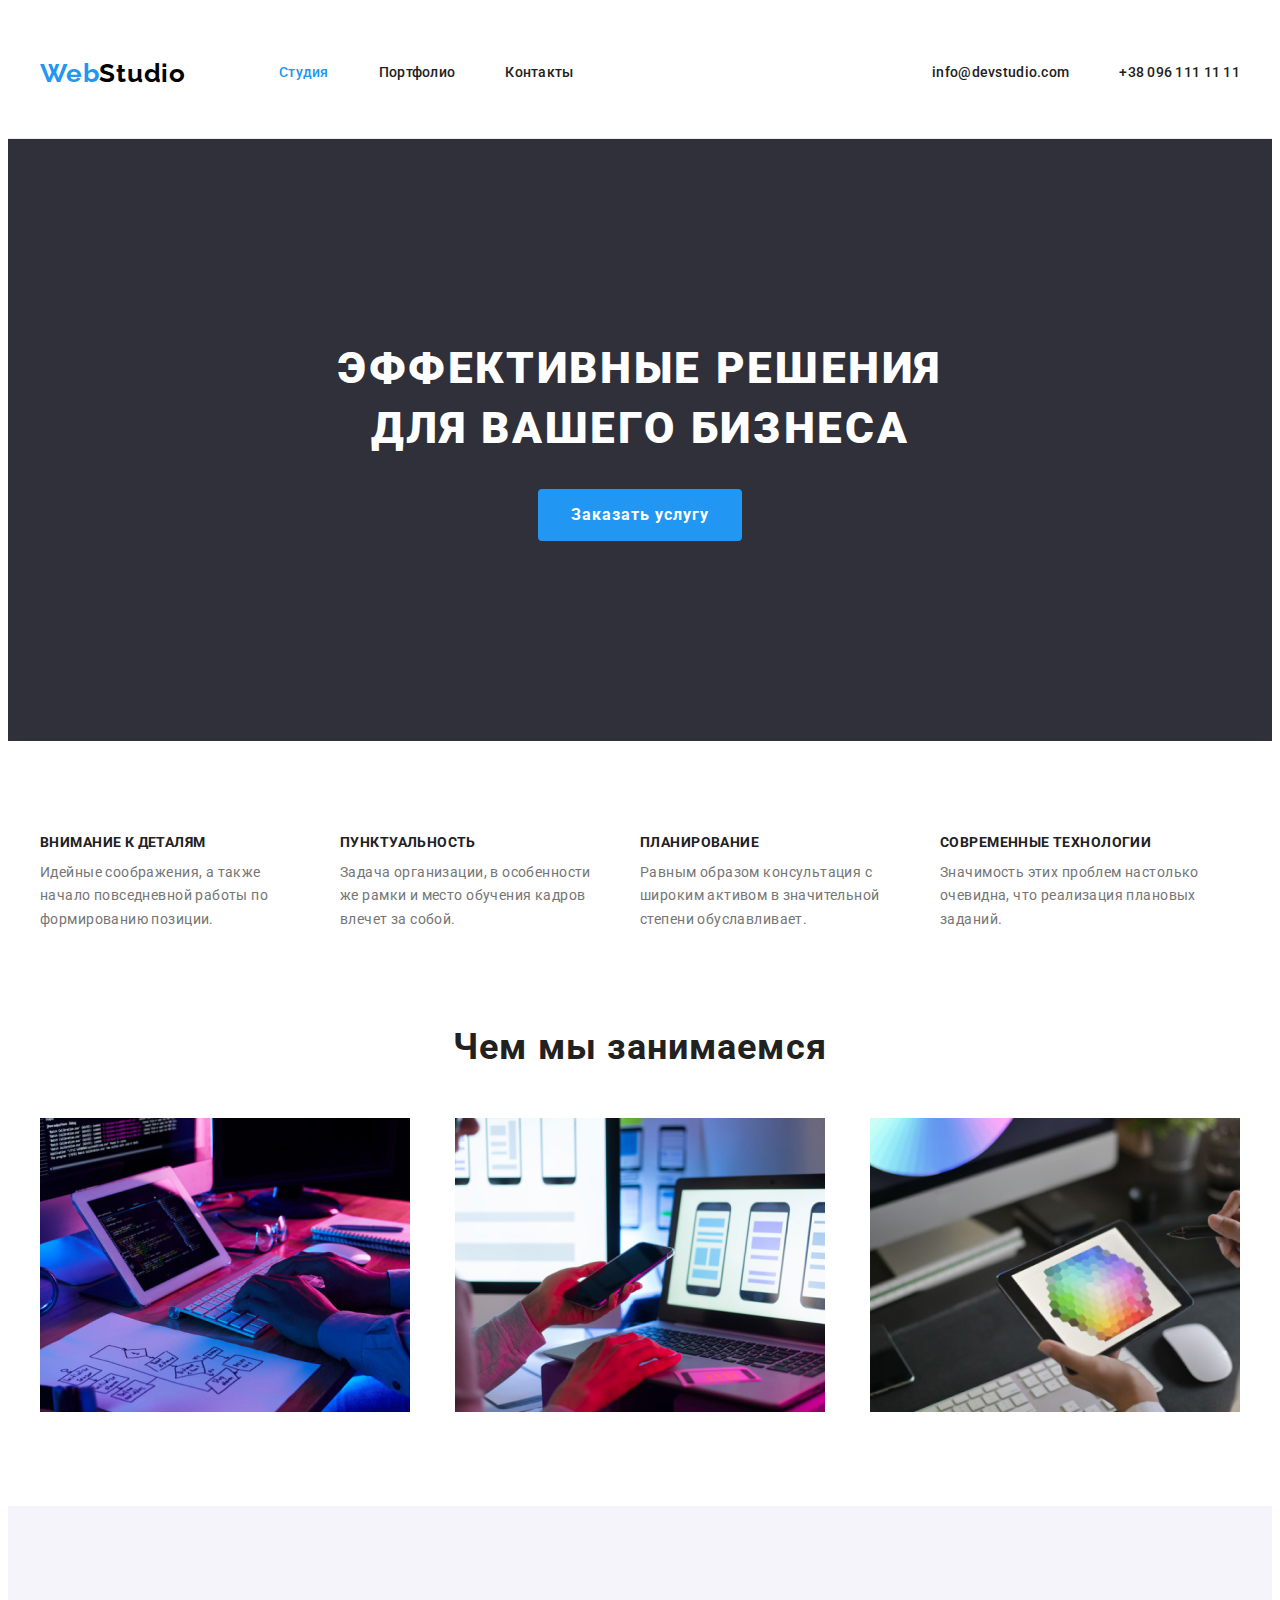
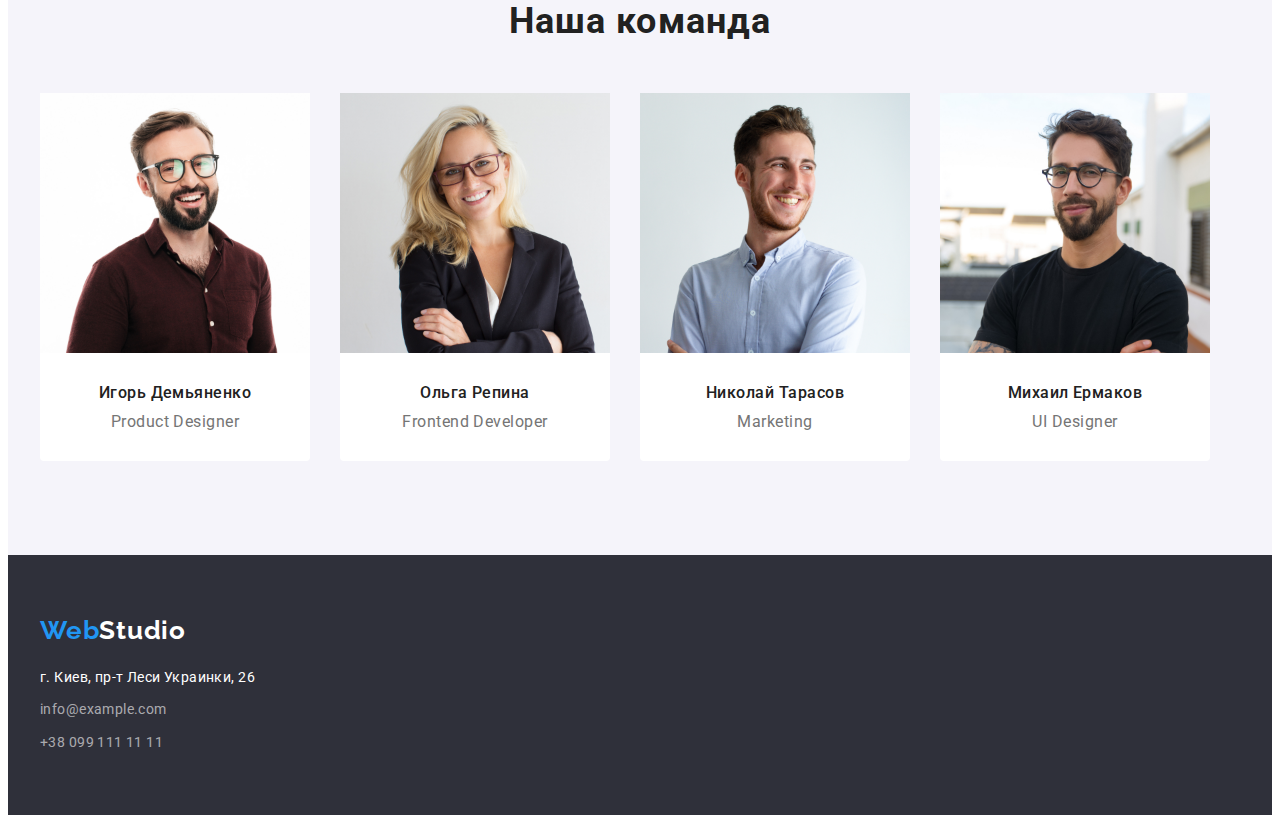
<file: index.html>
<!DOCTYPE html>
<html lang="ru">
  <head>
    <meta charset="UTF-8"/>
    <meta name="viewport" content="width=device-width, initial-scale=1.0"/>
    <title lang="ru">Web Studio</title>
    <link rel="stylesheet" href="https://cdnjs.cloudflare.com/ajax/libs/modern-normalize/1.0.0/modern-normalize.min.css" integrity="sha512-ISS7cAi1PEhQ8jnbJpJZMd29NlhNj4AWYyLOSp2CE/CsHxTCu+r+t0D2yoJudVrd0/8fTVPUVDzY5Tvli75u/g==" crossorigin="anonymous" />
    <link rel="preconnect" href="https://fonts.gstatic.com">
    <link href="https://fonts.googleapis.com/css2?family=Raleway:wght@700&family=Roboto:wght@400;500;700;900&display=swap" rel="stylesheet">
    <link rel="stylesheet" href="./css/style.css"/>
  </head>
  <body>

      <!-- Header -->
    <header class="page-header">
      <div class="container">
        <nav class="nav">
          <a class="logo" href="./index.html"><span>Web</span>Studio</a>
          <ul class="nav-menu">
            <li class="item"><a class="link current" href="./index.html" title="Студия">Студия</a></li>
            <li class="item"><a class="link" href="./portfolio.html" title="Портфолио">Портфолио</a></li>
            <li class="item"><a class="link" href="" title="Контакты">Контакты</a></li>
          </ul>
        </nav>      
        <ul class="header-address">
          <li class="address-item">
            <a class="link" href="mailto:info@devstudio.com" title="info@devstudio.com">info@devstudio.com</a>
          </li>
          <li class="address-item">
            <a class="link" href="tel:+380961111111" title="+38 096 111 11 11">+38 096 111 11 11</a>
          </li>
        </ul>
      </div>
    </header>
    <main>

        <!-- Hero -->
      <section class="hero">
        <div class="container">          
          <h1 class="hero-title">Эффективные решения<br>для вашего бизнеса</h1>
          <button type="button" class="oder-button">Заказать услугу</button>
        </div>
      </section>

      <!-- Features -->
      <section class="features">
        <h2 class="visually-hidden">Наши Преимущества</h2>
        <ul class="features-list container">
          <li class="features-item">
            <h3 class="features-title">Внимание к деталям</h3>
            <p class="text">
              Идейные соображения, а также начало повседневной работы по формированию позиции.
            </p>
          </li>
          <li class="features-item">
            <h3 class="features-title">Пунктуальность</h3>
            <p class="text">
              Задача организации, в особенности же рамки и место обучения кадров
              влечет за собой.
            </p>
          </li>
          <li class="features-item">
            <h3 class="features-title">Планирование</h3>
            <p class="text">
              Равным образом консультация с широким активом в значительной
              степени обуславливает.
            </p>
          </li>
          <li class="features-item">
            <h3 class="features-title">Современные технологии</h3>
            <p class="text">
              Значимость этих проблем настолько очевидна, что реализация плановых заданий.
            </p>
          </li>
        </ul>
      </section>

      <!-- Work -->
      <section class="work">
        <h2 class="subtitle">Чем мы занимаемся</h2>
        <ul class="work-list container">
          <li class="work-list-item">
            <img src="./images/box-1.jpg" alt="Внимание к деталям" width="370" height="294">
          </li>
          <li class="work-list-item">
            <img src="./images/box-2.jpg" alt="Планирование">
          </li>
          <li class="work-list-item">
            <img src="./images/box-3.jpg" alt="Современные технологии">
          </li>
        </ul>
      </section>

      <!-- Team -->
      <section class="team">
        <h2 class="subtitle">Наша команда</h2>
        <ul class="team-list container">
          <li class="team-list-item">
            <img src="./images/Product-Designer.jpg" alt="Product Designer" width="270" height="260">
            <h3 class="names">Игорь Демьяненко</h3>
            <p class="names-text">Product Designer</p>
          </li>
          <li class="team-list-item">
            <img src="./images/Frontend-Developer.jpg" alt="Frontend Developer" width="270" height="260">
            <h3 class="names">Ольга Репина</h3>
            <p class="names-text">Frontend Developer</p>
          </li>
          <li class="team-list-item">
            <img src="./images/Marketing.jpg" alt="Marketing" width="270" height="260">
            <h3 class="names">Николай Тарасов</h3>
            <p class="names-text">Marketing</p>
          </li>
          <li class="team-list-item">
            <img src="./images/UI-Designer.jpg" alt="UI-Designer" width="270" height="260">
            <h3 class="names">Михаил Ермаков</h3>
            <p class="names-text">UI Designer</p>
          </li>
        </ul>
      </section>
    </main>

    <!-- Footer -->
    <footer class="footer">
      <div class="container">
        <a class="logo footer-logo" href="./index.html" title="Web Studio"><span>Web</span>Studio</a>
        <address class="address">
          <a class="map-link" href="" title="Наш адрес">г. Киев, пр-т Леси Украинки, 26</a>
          <ul class="contacts-list">
            <li class="contacts-item">
              <a class="contact-link" href="mailto:info@example.com" title="почта: info@example.com">
                info@example.com
              </a>
            </li>
            <li class="contacts-item">
              <a class="contact-link" href="tel:+380991111111" title="тел: +380991111111">
                +38 099 111 11 11
              </a>
            </li>
          </ul>
        </address>
      </div>
    </footer>
  </body>
</html>
</file>
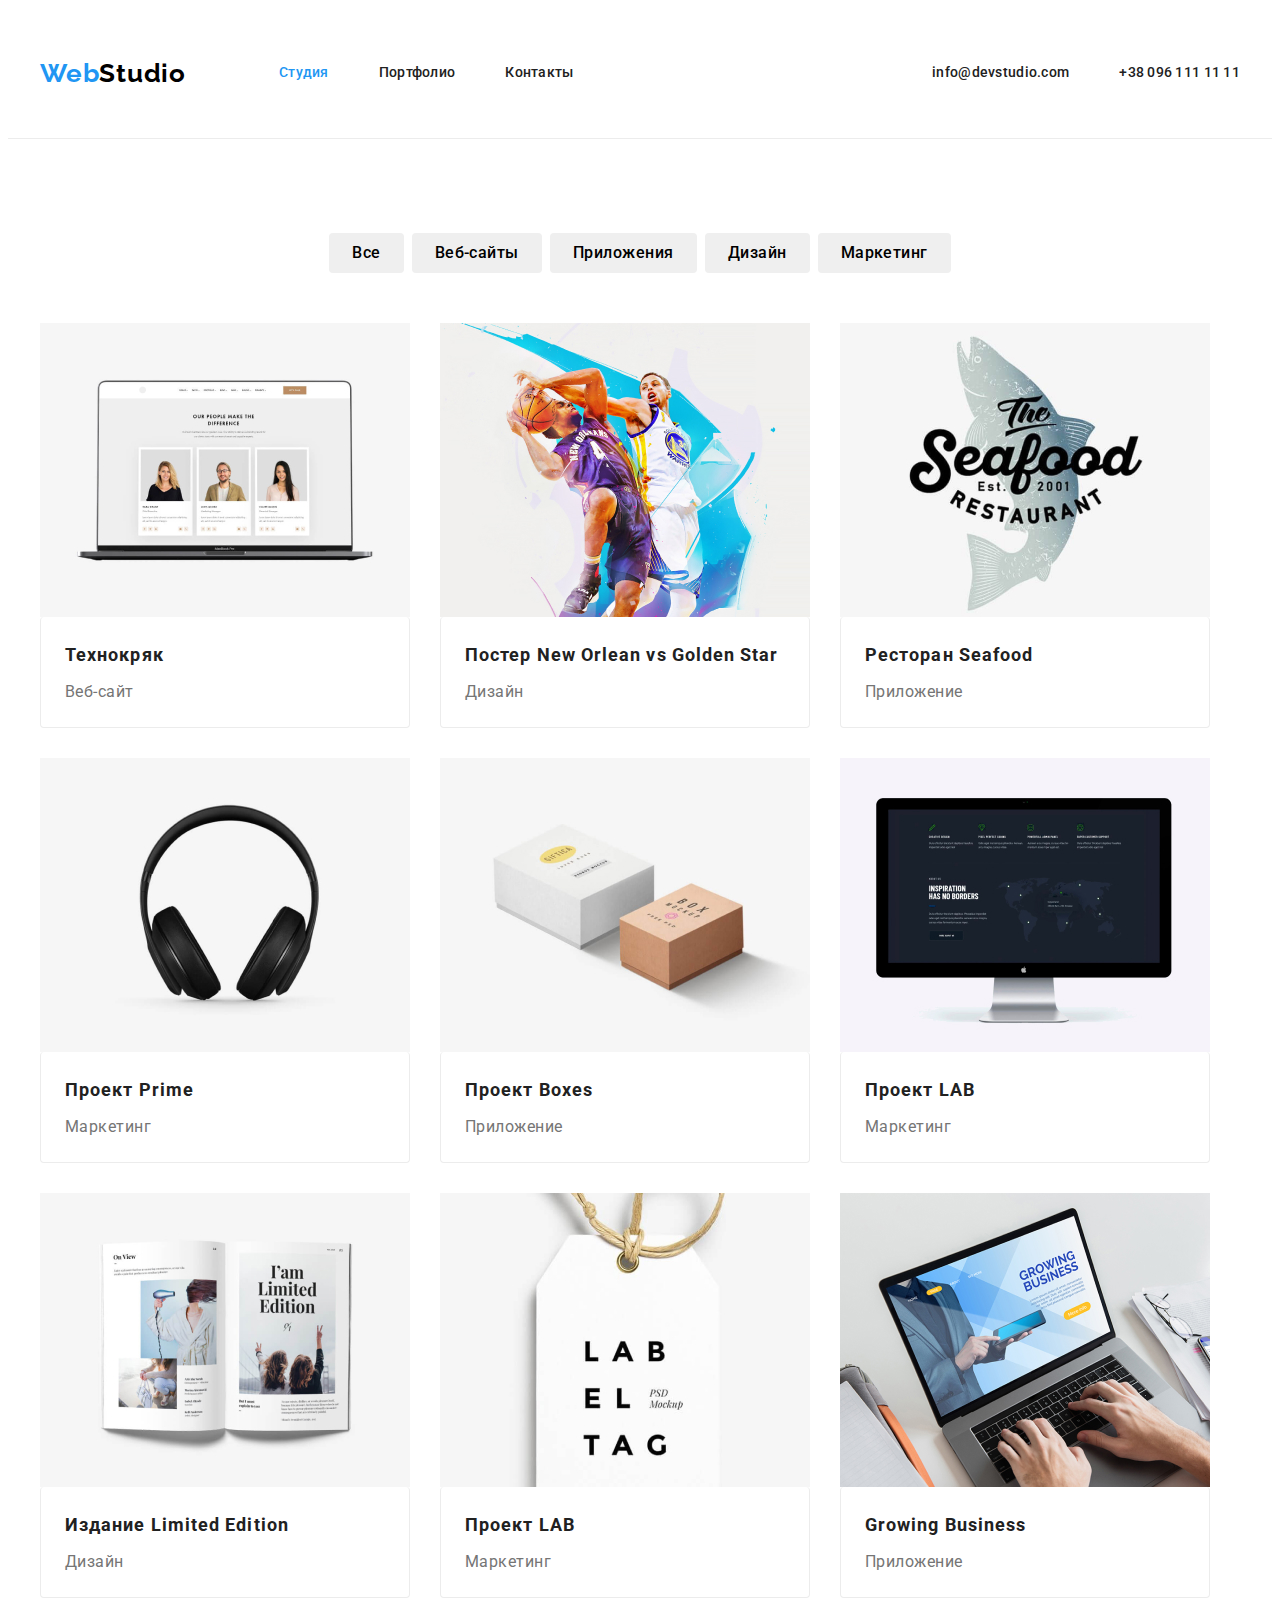
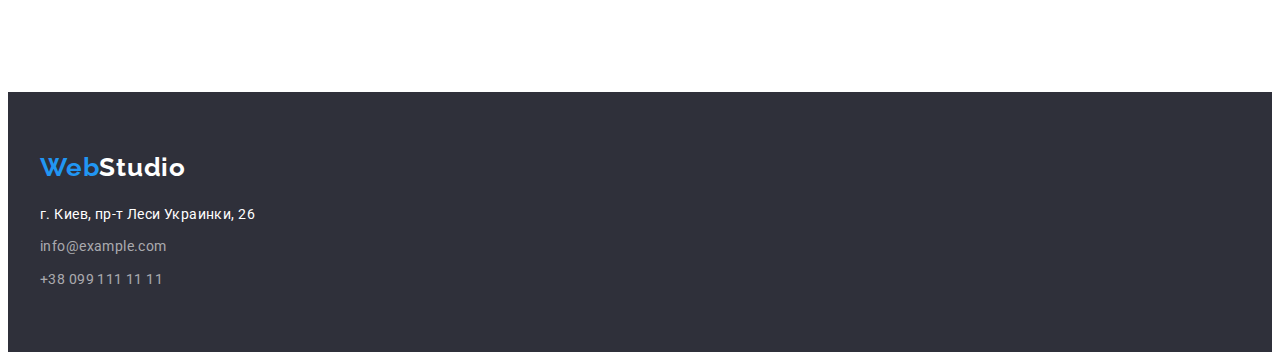
<file: portfolio.html>
<!DOCTYPE html>
<html lang="ru">
<head>
    <meta charset="UTF-8">
    <meta name="viewport" content="width=device-width, initial-scale=1.0">
    <title>Portfolio</title>
    <link rel="stylesheet" href="https://cdnjs.cloudflare.com/ajax/libs/modern-normalize/1.0.0/modern-normalize.min.css" integrity="sha512-ISS7cAi1PEhQ8jnbJpJZMd29NlhNj4AWYyLOSp2CE/CsHxTCu+r+t0D2yoJudVrd0/8fTVPUVDzY5Tvli75u/g==" crossorigin="anonymous" />
    <link rel="preconnect" href="https://fonts.gstatic.com">
    <link href="https://fonts.googleapis.com/css2?family=Raleway:wght@700&family=Roboto:wght@400;500;700;900&display=swap" rel="stylesheet">
    <link rel="stylesheet" href="./css/style.css"/>
</head>
<body>

    <!-- Header -->
    <header class="page-header">
      <div class="container">
        <nav class="nav">
          <a class="logo" href="./index.html"><span>Web</span>Studio</a>
          <ul class="nav-menu">
            <li class="item"><a class="link current" href="./index.html" title="Студия">Студия</a></li>
            <li class="item"><a class="link" href="./portfolio.html" title="Портфолио">Портфолио</a></li>
            <li class="item"><a class="link" href="" title="Контакты">Контакты</a></li>
          </ul>
        </nav>      
        <ul class="header-address">
          <li class="address-item">
            <a class="link" href="mailto:info@devstudio.com" title="info@devstudio.com">info@devstudio.com</a>
          </li>
          <li class="address-item">
            <a class="link" href="tel:+380961111111" title="+38 096 111 11 11">+38 096 111 11 11</a>
          </li>
        </ul>
      </div>
    </header>
    <main>

      <!-- Work section -->
      <section class="work-section">
        <h1 class="visually-hidden">Наши работы</h1>
        <div class="container">
          <ul class="work-section-menu">
              <li class="work-menu-item">
                <button type="button" class="button">
                  Все
                </button>
              </li>
              <li class="work-menu-item">
                <button type="button" class="button">
                  Веб-сайты
                </button>
              </li> 
              <li class="work-menu-item">
                <button type="button" class="button">
                  Приложения
                </button>
              </li> 
              <li class="work-menu-item">
                <button type="button" class="button">
                  Дизайн
                </button>
              </li> 
              <li class="work-menu-item">
                <button type="button" class="button">
                  Маркетинг
                </button>
                  </li> 
          </ul>
          <ul class="work-section-list container">
              <li class="work-item">
                <a href="" class="link">
                  <div class="thumb">
                    <img src="./images/img-1.jpg" alt="Технокряк">
                  </div>
                  <div class="content">
                    <h2 class="subtitle">Технокряк</h2>
                    <p class="text">Веб-сайт</p>
                  </div>
                </a>
              </li>
              <li class="work-item">
                <a href="" class="link">
                  <div class="thumb">
                    <img src="./images/img-2.jpg" alt="Постер New Orlean vs Golden Star">
                  </div>
                  <div class="content">
                    <h2 class="subtitle">Постер New Orlean vs Golden Star</h2>
                    <p class="text">Дизайн</p>
                  </div>
                </a>
              </li>
              <li class="work-item">
                <a href="" class="link">
                  <div class="thumb">
                    <img src="./images/img-3.jpg" alt="Ресторан Seafood">
                  </div>
                  <div class="content">
                    <h2 class="subtitle">Ресторан Seafood</h2>
                    <p class="text">Приложение</p>
                  </div>
                </a>
              </li>
              <li class="work-item">
                <a href="" class="link">
                  <div class="thumb">
                    <img src="./images/img-4.jpg" alt="Проект Prime">
                  </div>
                  <div class="content">
                    <h2 class="subtitle">Проект Prime</h2>
                    <p class="text">Маркетинг</p>
                  </div>
                </a>
              </li>
              <li class="work-item">
                <a href="" class="link">
                  <div class="thumb">
                  <img src="./images/img-5.jpg" alt="Проект Boxes">
                </div>
                <div class="content">
                  <h2 class="subtitle">Проект Boxes</h2>
                  <p class="text">Приложение</p>
                </div>
                </a>
              </li>
              <li class="work-item">
                <a href="" class="link">
                  <div class="thumb">
                    <img src="./images/img-6.jpg" alt="">
                  </div>
                  <div class="content">
                    <h2 class="subtitle">Проект LAB</h2>
                    <p class="text">Маркетинг</p>
                  </div>
                </a>
              </li>
              <li class="work-item">
                <a href="" class="link">
                  <div class="thumb">
                    <img src="./images/img-7.jpg" alt="Издание Limited Edition">
                  </div>
                  <div class="content">
                    <h2 class="subtitle">Издание Limited Edition</h2>
                    <p class="text">Дизайн</p>
                  </div>
                </a>
              </li>
              <li class="work-item">
                <a href="" class="link">
                  <div class="thumb">
                    <img src="./images/img-8.jpg" alt="Проект LAB">
                  </div>
                  <div class="content">
                    <h2 class="subtitle">Проект LAB</h2>
                    <p class="text">Маркетинг</p>
                  </div>                  
                </a>
              </li>
              <li class="work-item">
                <a href="" class="link">
                  <div class="thumb">
                    <img src="./images/img-9.jpg" alt="Growing Business">
                  </div>
                  <div class="content">
                    <h2 class="subtitle">Growing Business</h2>
                    <p class="text">Приложение</p>
                  </div>
                </a>
              </li>
          </ul>
        </div>          
      </section>
    </main>
      
    <!-- Footer -->
    <footer class="footer">
      <div class="container">
        <a class="logo footer-logo" href="./index.html" title="Web Studio"><span>Web</span>Studio</a>
        <address class="address">
          <a class="map-link" href="" title="Наш адрес">г. Киев, пр-т Леси Украинки, 26</a>
          <ul class="contacts-list">
            <li class="contacts-item">
              <a class="contact-link" href="mailto:info@example.com" title="почта: info@example.com">
                info@example.com
              </a>
            </li>
            <li class="contacts-item">
              <a class="contact-link" href="tel:+380991111111" title="тел: +380991111111">
                +38 099 111 11 11
              </a>
            </li>
          </ul>
        </address>
      </div>
    </footer>    
</body>
</html>
</file>
<file: css/style.css>
:root {
  --primary-color: #757575;
  --secondary-color: #212121;
  --accent-color: #2196F3;
  --white-color: #ffffff;
  --logo-color: #000000;
  --contact-link-color: rgba(255, 255, 255, 0.6);
  --hero-footer-bg-color: #2F303A;
  --main-body-bg-color: #ffffff;
  --secondary-body-bg-color: #F5F4FA;
  --border-color: #ECECEC;
}

body {
  color: var(--primary-color);
  background-color: var(--main-body-bg-color);

  font-family: "Roboto", sans-serif;
  font-weight: 400;
  font-size: 16px;
}

ul {
  list-style: none;
  margin-top: 0;
  margin-bottom: 0;
  padding-right: 0;
  padding-left: 0;
}

img {
  display: block;
  max-width: 100%;
  height: auto;
}

h1, h2, h3, p {
  margin-top: 0;
  margin-bottom: 0;
  text-align: center;
}

h2, h3 {
  color: var(--secondary-color);
}

/* Header */
.container {
  width: 1200px;
  padding-right: 15px;
  padding-left: 15px;
  margin-right: auto;
  margin-left: auto;
  display: flex;
}

.page-header {
  border-bottom: 1px solid var(--border-color);
}

.page-header > .container {
  padding-bottom: 25px;
  padding-top: 25px;
  min-height: 80px;
}

/* nav */
.container > .nav {
  display: flex;
  align-items: center;
}

.nav > .nav-menu {
  margin-left: 93px;
  display: flex;
}

.nav-menu > .item + .item {
  margin-left: 50px;
}

.nav-menu .link {
  font-weight: 500;
  font-size: 14px;
  line-height: 1.14;
  letter-spacing: 0.02em;
}

.nav-menu .link.current {
  color: var(--accent-color);
}

/* .logo */
.logo {
  display: block;
  
  color: var(--logo-color);
  font-family: Raleway, sans-serif;
  font-weight: 700;
  font-size: 26px;
  line-height: 1.19;
  letter-spacing: 0.03em;
  text-decoration: none;
}

a.logo > span {
  color: var(--accent-color);
}

/* link */
.link {  
  padding-top: 12px;
  padding-bottom: 12px;
  display: block;

  color: var(--secondary-color);
  font-weight: 500;
  text-decoration: none;
}

.link:hover, .link:focus {
  color: var(--accent-color);
}

/* header-address */
.container > .header-address {
  margin-left: auto;
  display: flex;
  align-items: center;
}

.header-address > .address-item + .address-item {
  margin-left: 50px;
}

.address-item .link {
  font-weight: 500;
  font-size: 14px;
  line-height: 1.14;
  letter-spacing: 0.02em;

  text-decoration: none;
}

.address-item > .link:hover, .address-item > .link:focus {
  color: var(--accent-color);
}

/* Hero */
.hero {
  padding-top: 200px;
  padding-bottom: 200px;
  max-width: 1600px;
  margin-left: auto;
  margin-right: auto;

  background-color: var(--hero-footer-bg-color);
}

.hero > .container {
  display: block;
  text-align: center;
}

.hero-title {
  margin-bottom: 30px;

  color: var(--white-color);

  font-weight: 900;
  font-size: 44px;
  line-height: 1.36;
  letter-spacing: 0.06em;

  text-align: center;
  text-transform: uppercase;
}

.hero .oder-button{
  display: inline-block;

  padding-top: 10px;
  padding-right: 32px;
  padding-bottom: 10px;
  padding-left: 32px;
  border: 1px solid transparent;
  border-radius: 4px;

  color: var(--white-color);
  background-color: var(--accent-color);

  font-family: inherit;
  font-size: 16px;
  font-weight: 700;
  line-height: 1.87;
  letter-spacing: 0.06em;
  text-decoration: none;

  cursor: pointer;
}

/* Features */
.features {
  padding-top: 94px;
  padding-bottom: 94px;
}

.features > .features-list {
  flex-wrap: wrap;
}

.features-list > .features-item {
  flex-basis: calc(100% / 4 - 30px);
}

.features-list > .features-item:not(:first-child) {
  margin-left: 30px;
}

.visually-hidden {
  position: absolute;
  width: 1px;
  height: 1px;
  margin: -1px;
  border: 0;
  padding: 0;
  
  white-space: nowrap;
  clip-path: inset(100%);
  clip: rect(0 0 0 0);
  overflow: hidden;
}

.features-item > .text {
  font-size: 14px;
  line-height: 1.71;
  letter-spacing: 0.03em;
  text-align: left;
}

.features-list .features-title {
  margin-bottom: 10px;

  color: var(--secondary-color);

  font-weight: 700;
  font-size: 14px;
  line-height: 1.14;
  letter-spacing: 0.03em;  
  text-transform: uppercase;
  text-align: left;
}

/* Work */
.work {
  padding-bottom: 94px;
}

.work > .work-list {
  justify-content: space-between;
  margin-bottom: 0;
}

.work > .subtitle,
.team > .subtitle {
  margin-bottom: 50px;
  font-size: 36px;
  font-weight: 700;
  line-height: 1.17;
  letter-spacing: 0.03em;
}


/* Team */
.team {
  padding-top: 94px;
  padding-bottom: 94px;
  background-color: var(--secondary-body-bg-color);
}

.team-list > .team-list-item:not(:first-child) {
  margin-left: 30px;
}

.team-list > .team-list-item {
  padding-bottom: 30px;
  flex-basis: calc((100% - 120px) / 4);
  border-bottom-left-radius: 4px;
  border-bottom-right-radius: 4px;

  background-color: var(--main-body-bg-color);
}

.team-list-item > .names {
  margin-top: 30px;
  margin-bottom: 10px;

  font-weight: 500;
  font-size: 16px;
  line-height: 1.19;
  letter-spacing: 0.03em;
}

.team-list-item > .names-text {
  font-size: 16px;
  line-height: 1.19;
  letter-spacing: 0.03em;
}

/* Footer */
.footer {
  background-color: var(--hero-footer-bg-color);
}

.footer > .container {
  display: block;
  padding-top: 60px;
  padding-bottom: 60px;
  margin-bottom: 0;
}

.container > .footer-logo {
  margin-bottom: 20px;
  color: var(--white-color);
}

.address .map-link {
  margin-bottom: 9px;
  display: block;

  color: var(--white-color);
  font-style: normal;
  font-size: 14px;
  line-height: 1.71;
  letter-spacing: 0.03em;
  text-decoration: none;
}

.contacts-list > .contacts-item:not(:last-child) {
  margin-bottom: 9px;
}

.contacts-item > .contact-link {
  color: var(--contact-link-color);

  font-style: normal;
  font-size: 14px;
  line-height: 1.71;
  letter-spacing: 0.03em;

  text-decoration: none;
}

/* _________________ */
/* Portfolio-Page */ 
.work-section {
  padding-top: 94px;
  padding-bottom: 94px;
}

.work-section > .container {
  flex-direction: column;
  margin-bottom: 0;
}

.work-menu-item > .button {
  padding: 6px 22px;
  border: 1px solid transparent;
  border-radius: 4px;

  font-family: inherit;
  font-size: 16px;
  font-weight: 500;
  line-height: 1.62;
  letter-spacing: 0.03em;
}

.container > .work-section-menu {
  display: flex;
  justify-content: center;
  margin-bottom: 50px;
}

.work-section-menu > .work-menu-item + .work-menu-item {
  margin-left: 8px;
}

.work-menu-item > .button:hover,
.work-menu-item > .button:focus {  
  color: var(--white-color);
  background-color: var(--accent-color);

  text-decoration: none;
}

/* work-section-list */
.work-section .work-section-list {
  --work-section-item-gap: 30px;

  flex-wrap: wrap;
  margin-top: calc(-1 * var(--work-section-item-gap));
  margin-left: calc(-1 * var(--work-section-item-gap));
  padding-left: 0;
  padding-right: 0;
}

.work-section-list > .work-item {
  /* flex-basis: calc((100% - 90px) / 3); */
  flex-basis: calc(100% / 3 - var(--work-section-item-gap));
  margin-top: var(--work-section-item-gap);
  margin-left: var(--work-section-item-gap);
}

.work-item > .link {
  padding: 0;

  color: var(--primary-color);  
  font-size: 16px;
  font-weight: 400;
  line-height: 1.87;
  letter-spacing: 0.03em;
}

.link > .content {
  padding-top: 20px;
  padding-right: 24px;
  padding-bottom: 20px;
  padding-left: 24px;
  

  border-right: 1px solid var(--border-color);
  border-bottom: 1px solid var(--border-color);
  border-left: 1px solid var(--border-color);
  border-radius: 4px;
}

.content > .subtitle {
  margin-bottom: 4px;
  color: var(--secondary-color);

  font-weight: 700;
  font-size: 18px;
  line-height: 2;
  letter-spacing: 0.06em;
  text-align: left;
}

.content > .text {
  text-align: left;
}
</file>
